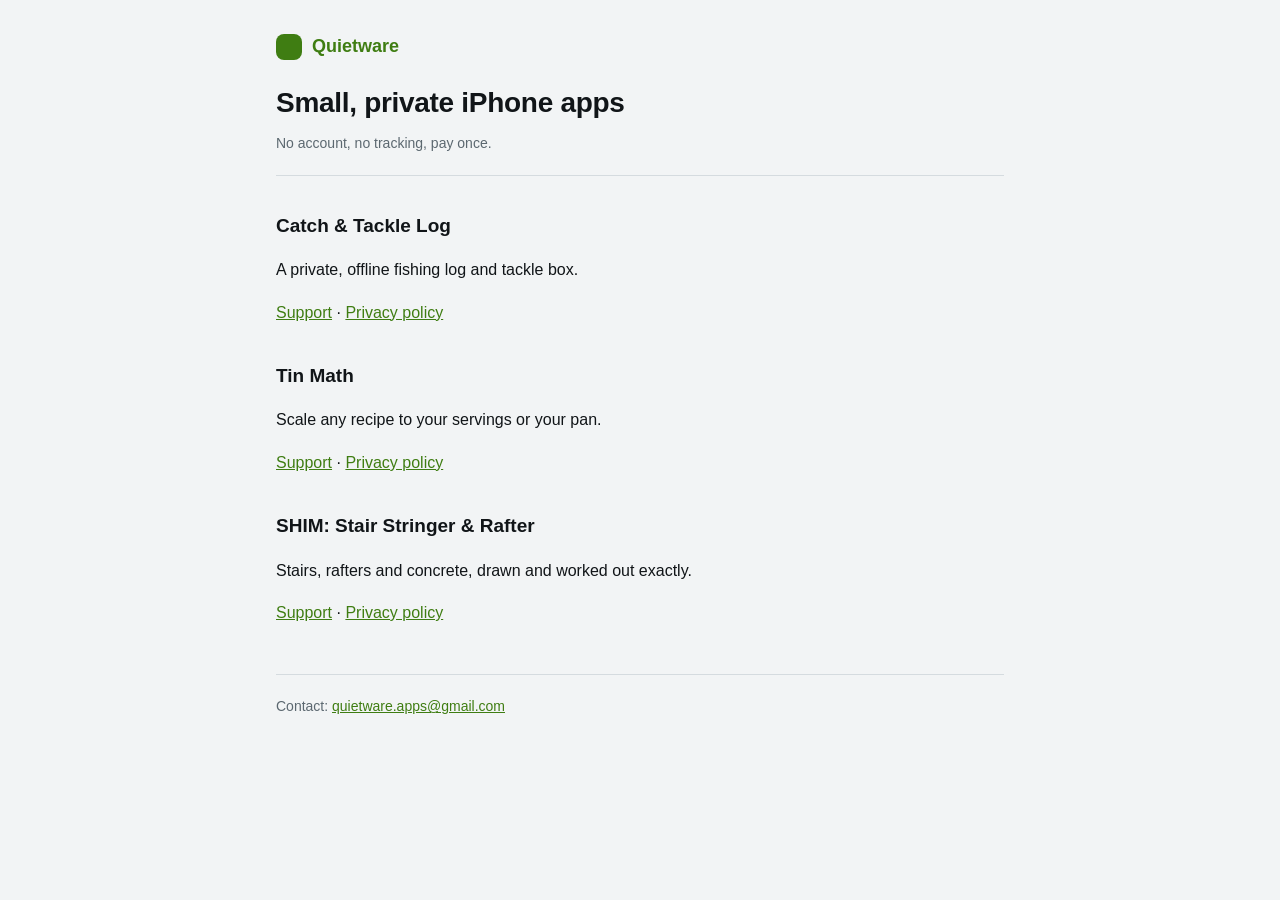
<file: index.html>
<!DOCTYPE html>
<html lang="en">
<head>
<meta charset="utf-8">
<meta name="viewport" content="width=device-width, initial-scale=1">
<title>Quietware</title>
<link rel="stylesheet" href="style.css">
</head>
<body>
<div class="wrap">
<header>
  <div class="brand"><span class="dot"></span> Quietware</div>
  <h1>Small, private iPhone apps</h1>
  <p class="meta">No account, no tracking, pay once.</p>
</header>

<h2>Catch &amp; Tackle Log</h2>
<p>A private, offline fishing log and tackle box.</p>
<p><a href="catch-tackle-log/support.html">Support</a> · <a href="catch-tackle-log/privacy.html">Privacy policy</a></p>

<h2>Tin Math</h2>
<p>Scale any recipe to your servings or your pan.</p>
<p><a href="serving-tin-math/support.html">Support</a> · <a href="serving-tin-math/privacy.html">Privacy policy</a></p>

<h2>SHIM: Stair Stringer &amp; Rafter</h2>
<p>Stairs, rafters and concrete, drawn and worked out exactly.</p>
<p><a href="shim/support.html">Support</a> · <a href="shim/privacy.html">Privacy policy</a></p>

<footer>Contact: <a href="mailto:quietware.apps@gmail.com">quietware.apps@gmail.com</a></footer>
</div>
</body>
</html>
</file>
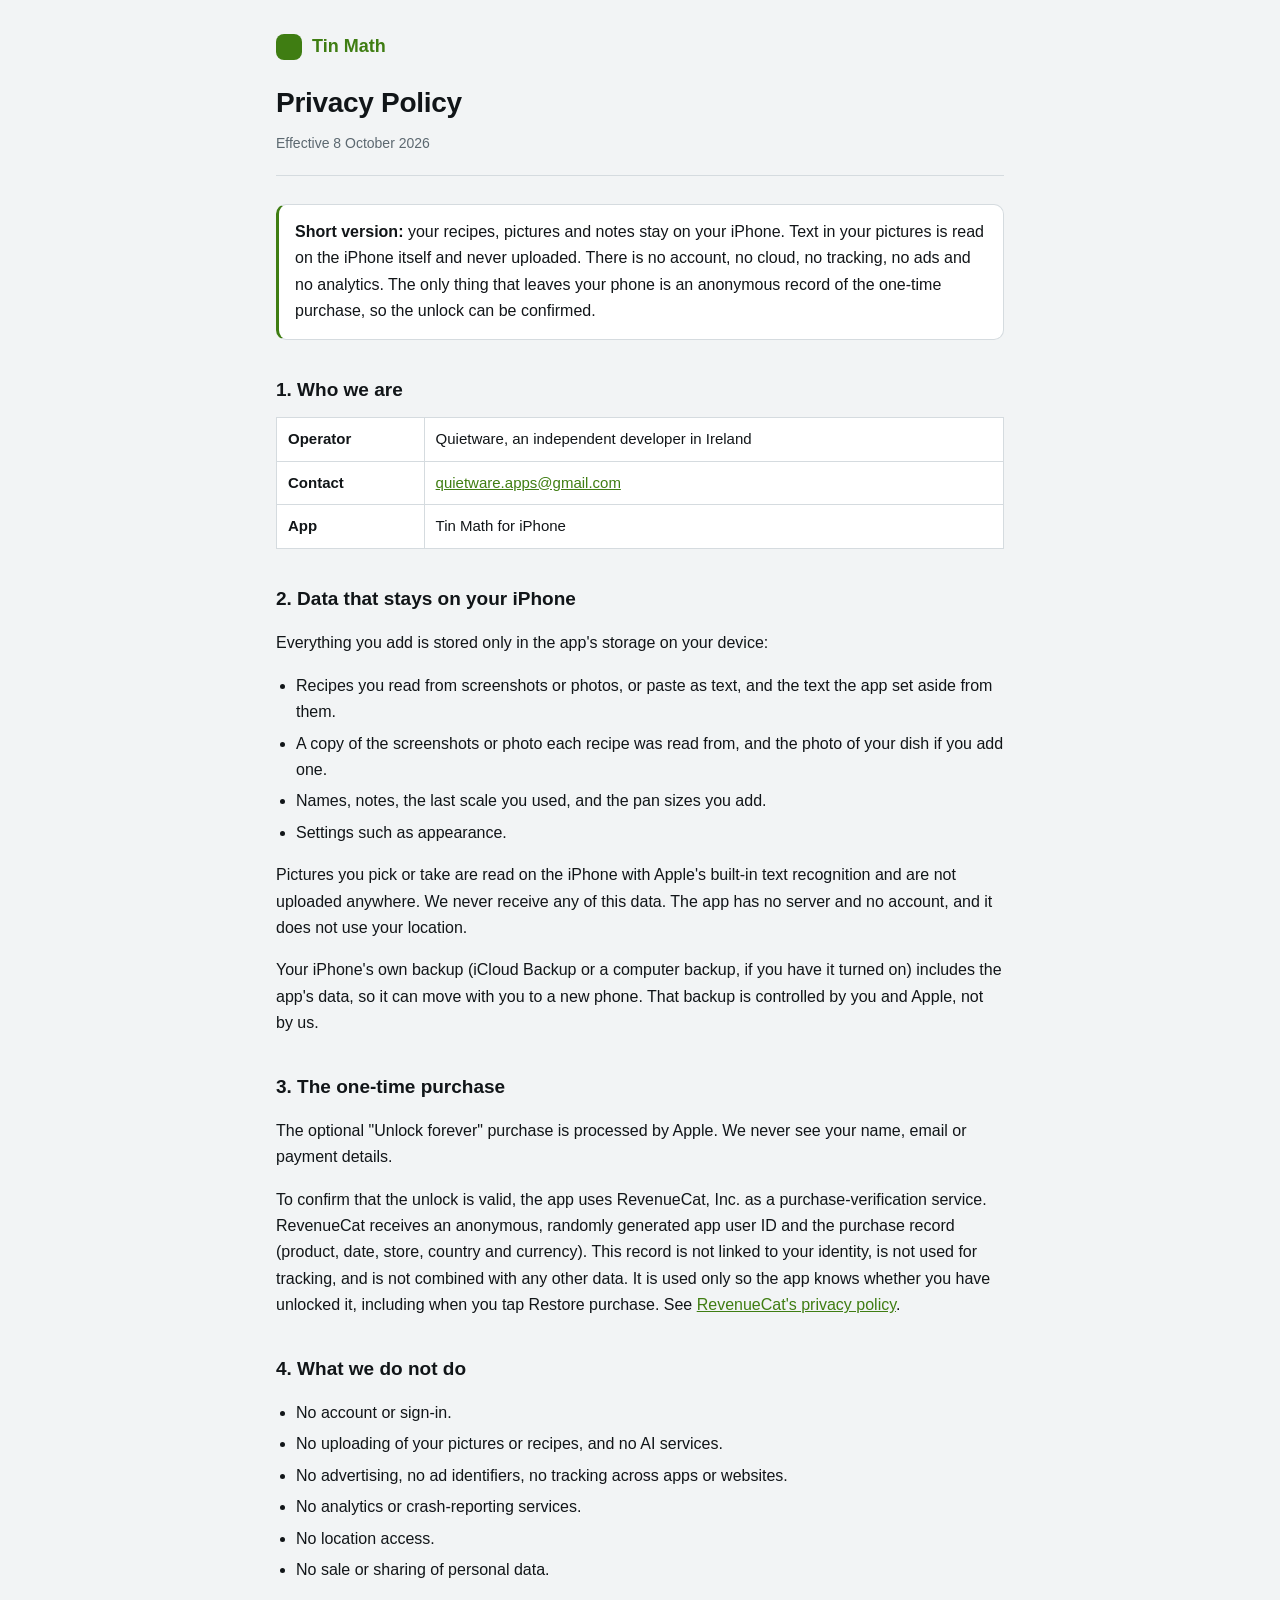
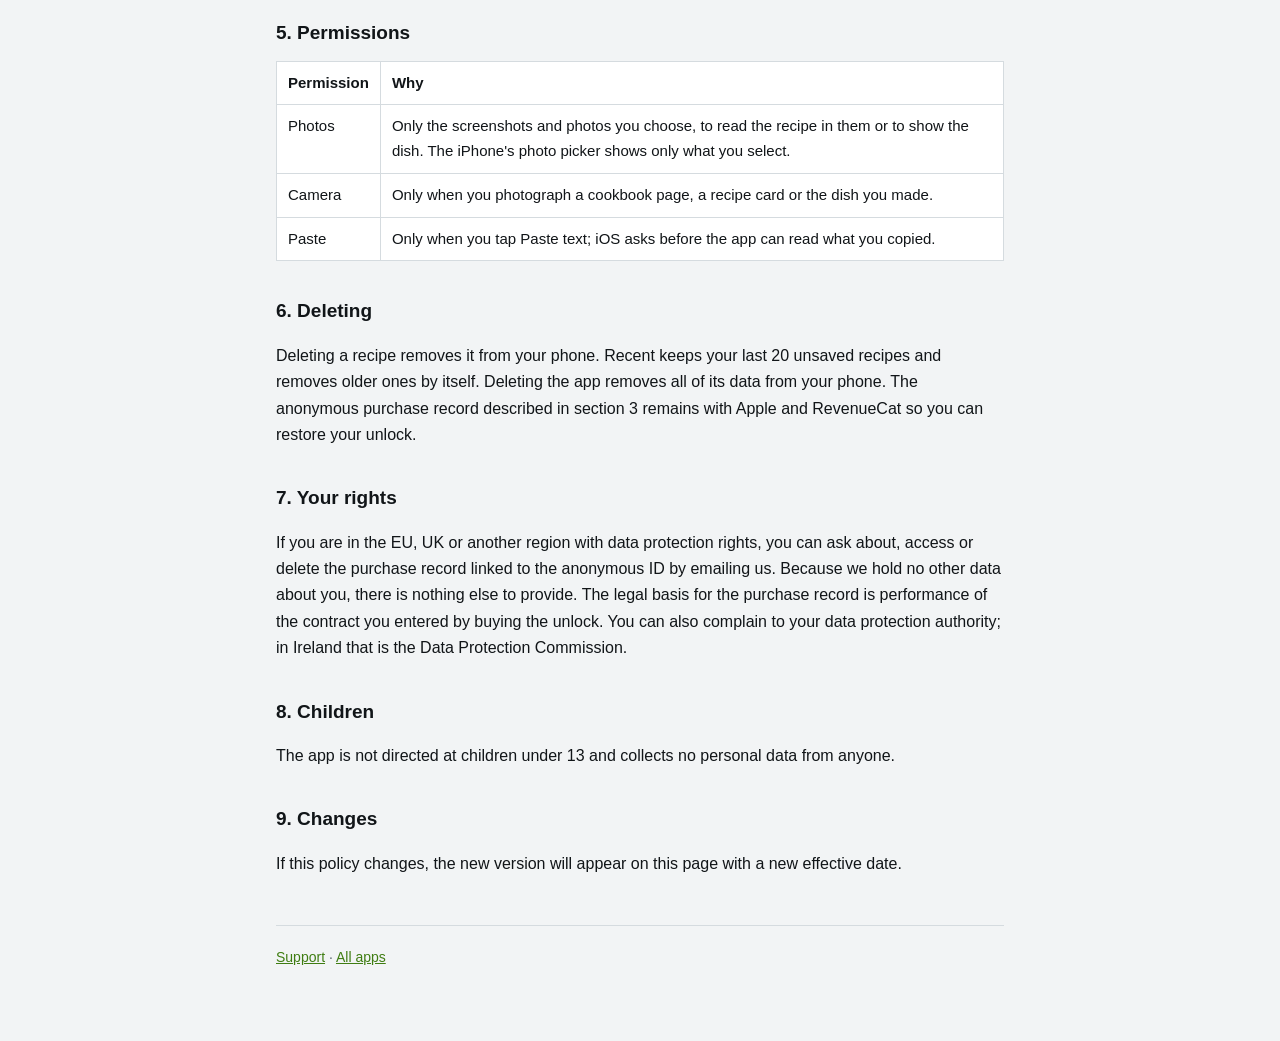
<file: privacy.html>
<!DOCTYPE html>
<html lang="en">
<head>
<meta charset="utf-8">
<meta name="viewport" content="width=device-width, initial-scale=1">
<title>Privacy Policy · Tin Math</title>
<link rel="stylesheet" href="../style.css">
</head>
<body>
<div class="wrap">

<header>
  <div class="brand"><span class="dot"></span> Tin Math</div>
  <h1>Privacy Policy</h1>
  <p class="meta">Effective 8 October 2026</p>
</header>

<div class="note">
  <strong>Short version:</strong> your recipes, pictures and notes stay on your iPhone. Text in your pictures is
  read on the iPhone itself and never uploaded. There is no account, no cloud, no tracking, no ads and no analytics.
  The only thing that leaves your phone is an anonymous record of the one-time purchase, so the unlock can be confirmed.
</div>

<h2>1. Who we are</h2>
<table>
  <tr><th>Operator</th><td>Quietware, an independent developer in Ireland</td></tr>
  <tr><th>Contact</th><td><a href="mailto:quietware.apps@gmail.com">quietware.apps@gmail.com</a></td></tr>
  <tr><th>App</th><td>Tin Math for iPhone</td></tr>
</table>

<h2>2. Data that stays on your iPhone</h2>
<p>Everything you add is stored only in the app's storage on your device:</p>
<ul>
  <li>Recipes you read from screenshots or photos, or paste as text, and the text the app set aside from them.</li>
  <li>A copy of the screenshots or photo each recipe was read from, and the photo of your dish if you add one.</li>
  <li>Names, notes, the last scale you used, and the pan sizes you add.</li>
  <li>Settings such as appearance.</li>
</ul>
<p>Pictures you pick or take are read on the iPhone with Apple's built-in text recognition and are not uploaded
anywhere. We never receive any of this data. The app has no server and no account, and it does not use your location.</p>
<p>Your iPhone's own backup (iCloud Backup or a computer backup, if you have it turned on) includes the app's
data, so it can move with you to a new phone. That backup is controlled by you and Apple, not by us.</p>

<h2>3. The one-time purchase</h2>
<p>The optional "Unlock forever" purchase is processed by Apple. We never see your name, email or payment details.</p>
<p>To confirm that the unlock is valid, the app uses RevenueCat, Inc. as a purchase-verification service. RevenueCat
receives an anonymous, randomly generated app user ID and the purchase record (product, date, store, country and
currency). This record is not linked to your identity, is not used for tracking, and is not combined with any
other data. It is used only so the app knows whether you have unlocked it, including when you tap Restore purchase.
See <a href="https://www.revenuecat.com/privacy">RevenueCat's privacy policy</a>.</p>

<h2>4. What we do not do</h2>
<ul>
  <li>No account or sign-in.</li>
  <li>No uploading of your pictures or recipes, and no AI services.</li>
  <li>No advertising, no ad identifiers, no tracking across apps or websites.</li>
  <li>No analytics or crash-reporting services.</li>
  <li>No location access.</li>
  <li>No sale or sharing of personal data.</li>
</ul>

<h2>5. Permissions</h2>
<table>
  <tr><th>Permission</th><th>Why</th></tr>
  <tr><td>Photos</td><td>Only the screenshots and photos you choose, to read the recipe in them or to show the dish. The iPhone's photo picker shows only what you select.</td></tr>
  <tr><td>Camera</td><td>Only when you photograph a cookbook page, a recipe card or the dish you made.</td></tr>
  <tr><td>Paste</td><td>Only when you tap Paste text; iOS asks before the app can read what you copied.</td></tr>
</table>

<h2>6. Deleting</h2>
<p>Deleting a recipe removes it from your phone. Recent keeps your last 20 unsaved recipes and removes older ones by itself.
Deleting the app removes all of its data from your phone. The anonymous purchase record described in section 3 remains
with Apple and RevenueCat so you can restore your unlock.</p>

<h2>7. Your rights</h2>
<p>If you are in the EU, UK or another region with data protection rights, you can ask about, access or delete the
purchase record linked to the anonymous ID by emailing us. Because we hold no other data about you, there is
nothing else to provide. The legal basis for the purchase record is performance of the contract you entered by buying the unlock.
You can also complain to your data protection authority; in Ireland that is the Data Protection Commission.</p>

<h2>8. Children</h2>
<p>The app is not directed at children under 13 and collects no personal data from anyone.</p>

<h2>9. Changes</h2>
<p>If this policy changes, the new version will appear on this page with a new effective date.</p>

<footer>
  <a href="support.html">Support</a> · <a href="../index.html">All apps</a>
</footer>
</div>
</body>
</html>
</file>
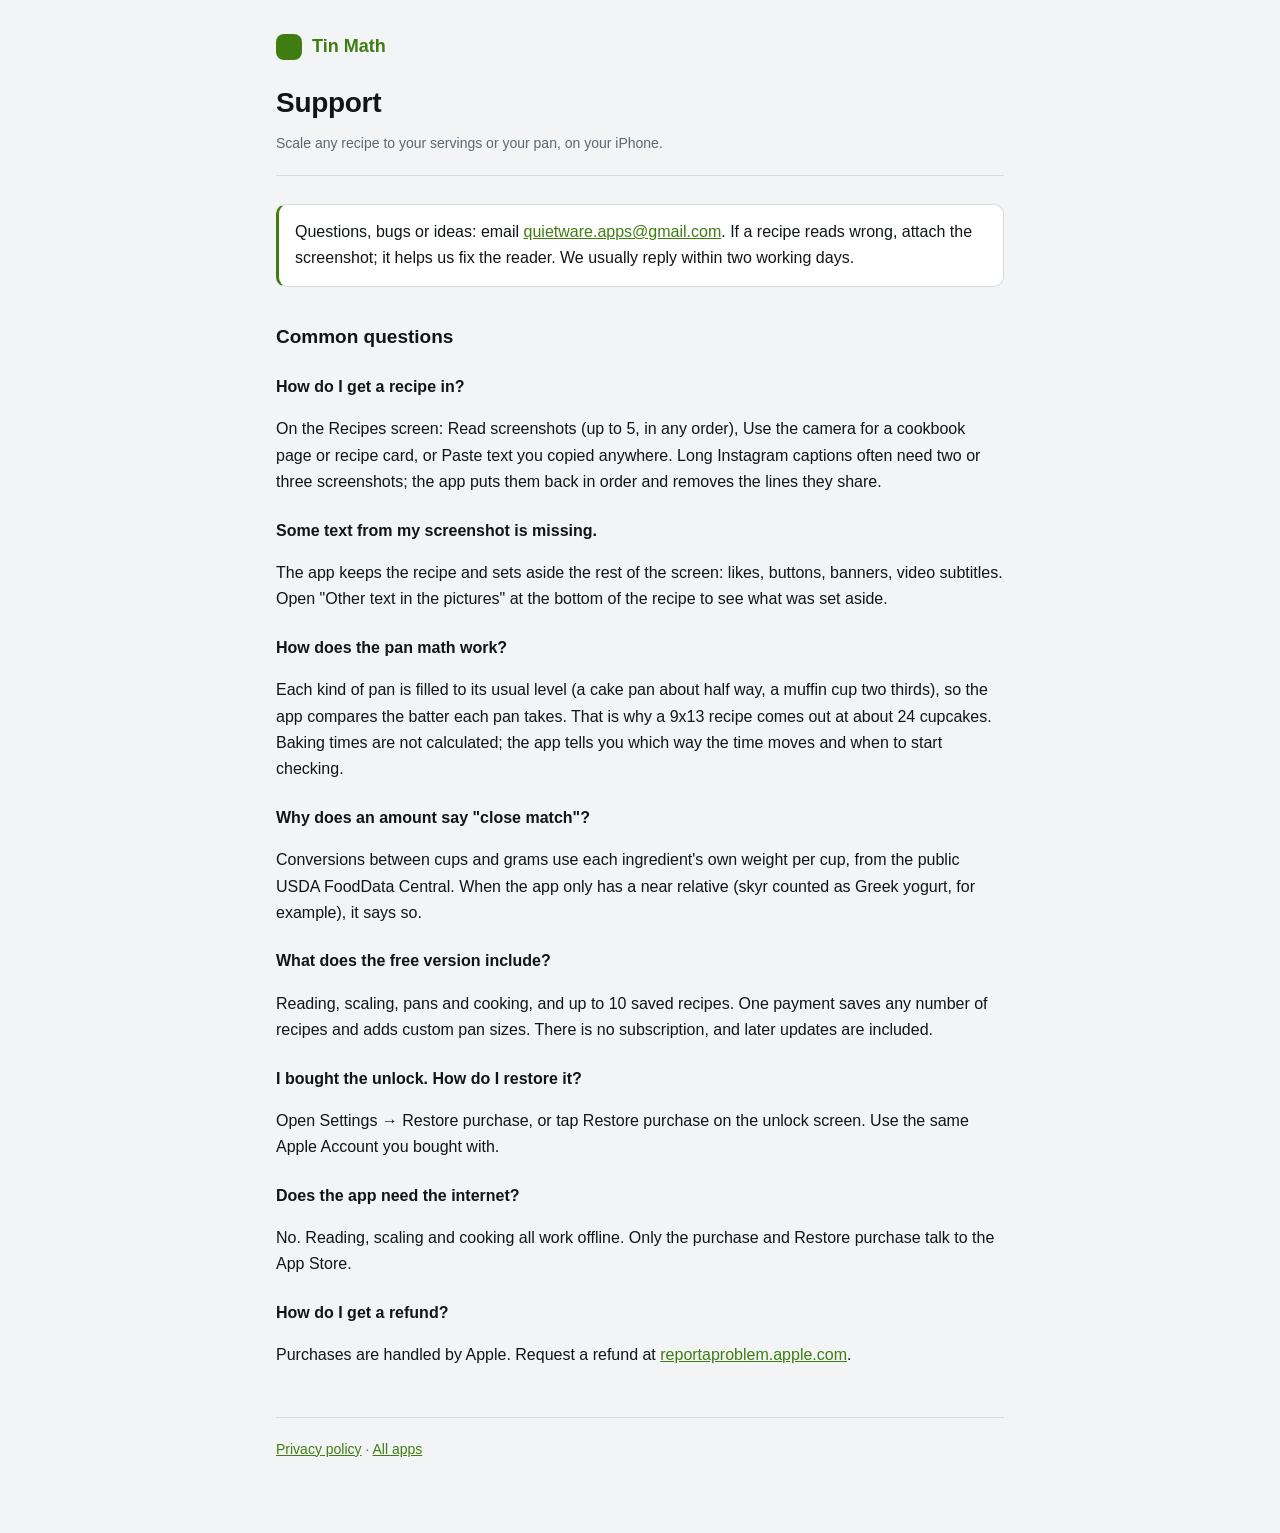
<file: support.html>
<!DOCTYPE html>
<html lang="en">
<head>
<meta charset="utf-8">
<meta name="viewport" content="width=device-width, initial-scale=1">
<title>Support · Tin Math</title>
<link rel="stylesheet" href="../style.css">
</head>
<body>
<div class="wrap">

<header>
  <div class="brand"><span class="dot"></span> Tin Math</div>
  <h1>Support</h1>
  <p class="meta">Scale any recipe to your servings or your pan, on your iPhone.</p>
</header>

<div class="note">
  Questions, bugs or ideas: email <a href="mailto:quietware.apps@gmail.com">quietware.apps@gmail.com</a>.
  If a recipe reads wrong, attach the screenshot; it helps us fix the reader. We usually reply within two working days.
</div>

<h2>Common questions</h2>

<h3>How do I get a recipe in?</h3>
<p>On the Recipes screen: Read screenshots (up to 5, in any order), Use the camera for a cookbook page or recipe card,
or Paste text you copied anywhere. Long Instagram captions often need two or three screenshots; the app puts them
back in order and removes the lines they share.</p>

<h3>Some text from my screenshot is missing.</h3>
<p>The app keeps the recipe and sets aside the rest of the screen: likes, buttons, banners, video subtitles.
Open "Other text in the pictures" at the bottom of the recipe to see what was set aside.</p>

<h3>How does the pan math work?</h3>
<p>Each kind of pan is filled to its usual level (a cake pan about half way, a muffin cup two thirds), so the app
compares the batter each pan takes. That is why a 9x13 recipe comes out at about 24 cupcakes. Baking times are not
calculated; the app tells you which way the time moves and when to start checking.</p>

<h3>Why does an amount say "close match"?</h3>
<p>Conversions between cups and grams use each ingredient's own weight per cup, from the public USDA FoodData Central.
When the app only has a near relative (skyr counted as Greek yogurt, for example), it says so.</p>

<h3>What does the free version include?</h3>
<p>Reading, scaling, pans and cooking, and up to 10 saved recipes. One payment saves any number of recipes and adds
custom pan sizes. There is no subscription, and later updates are included.</p>

<h3>I bought the unlock. How do I restore it?</h3>
<p>Open Settings → Restore purchase, or tap Restore purchase on the unlock screen. Use the same Apple Account you bought with.</p>

<h3>Does the app need the internet?</h3>
<p>No. Reading, scaling and cooking all work offline. Only the purchase and Restore purchase talk to the App Store.</p>

<h3>How do I get a refund?</h3>
<p>Purchases are handled by Apple. Request a refund at <a href="https://reportaproblem.apple.com">reportaproblem.apple.com</a>.</p>

<footer>
  <a href="privacy.html">Privacy policy</a> · <a href="../index.html">All apps</a>
</footer>
</div>
</body>
</html>
</file>
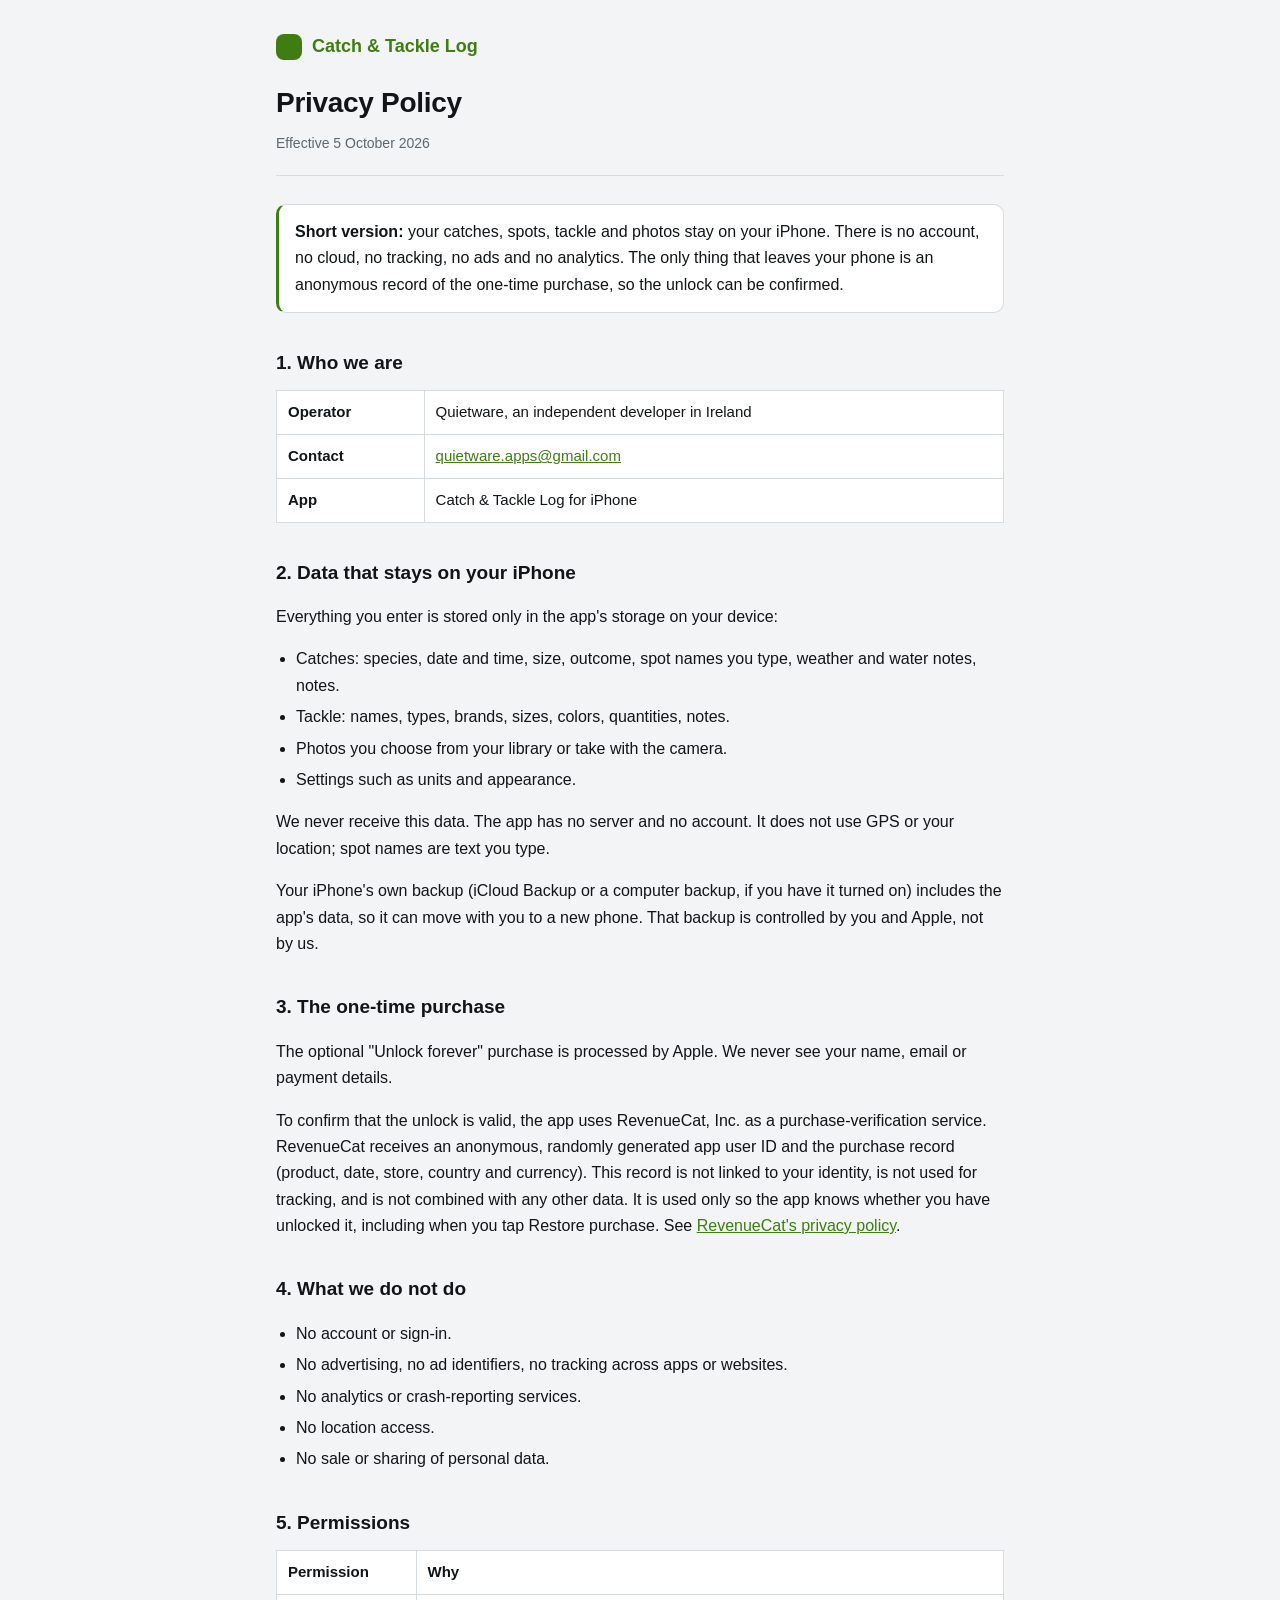
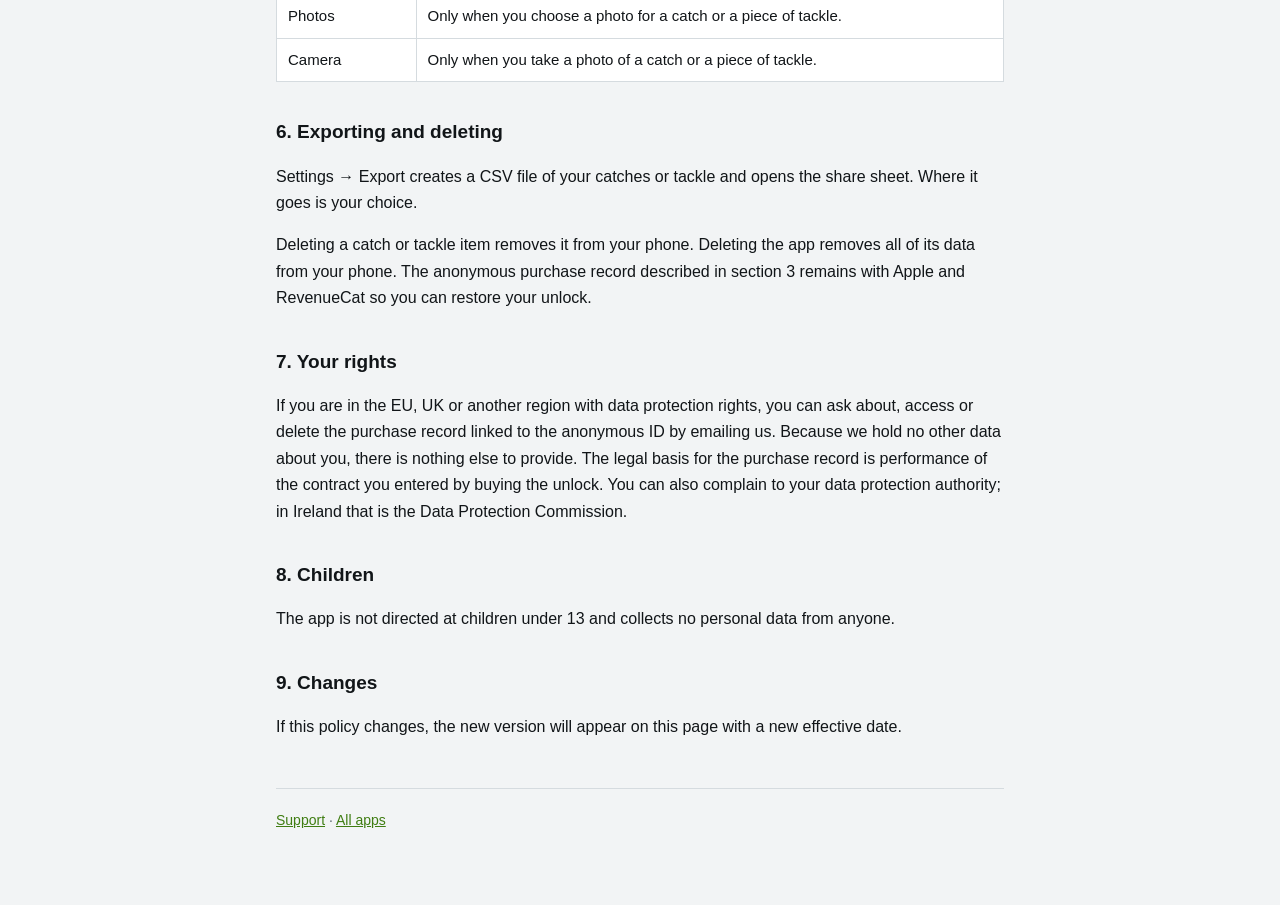
<file: catch-tackle-log/privacy.html>
<!DOCTYPE html>
<html lang="en">
<head>
<meta charset="utf-8">
<meta name="viewport" content="width=device-width, initial-scale=1">
<title>Privacy Policy · Catch &amp; Tackle Log</title>
<link rel="stylesheet" href="../style.css">
</head>
<body>
<div class="wrap">

<header>
  <div class="brand"><span class="dot"></span> Catch &amp; Tackle Log</div>
  <h1>Privacy Policy</h1>
  <p class="meta">Effective 5 October 2026</p>
</header>

<div class="note">
  <strong>Short version:</strong> your catches, spots, tackle and photos stay on your iPhone. There is no account,
  no cloud, no tracking, no ads and no analytics. The only thing that leaves your phone is an anonymous
  record of the one-time purchase, so the unlock can be confirmed.
</div>

<h2>1. Who we are</h2>
<table>
  <tr><th>Operator</th><td>Quietware, an independent developer in Ireland</td></tr>
  <tr><th>Contact</th><td><a href="mailto:quietware.apps@gmail.com">quietware.apps@gmail.com</a></td></tr>
  <tr><th>App</th><td>Catch &amp; Tackle Log for iPhone</td></tr>
</table>

<h2>2. Data that stays on your iPhone</h2>
<p>Everything you enter is stored only in the app's storage on your device:</p>
<ul>
  <li>Catches: species, date and time, size, outcome, spot names you type, weather and water notes, notes.</li>
  <li>Tackle: names, types, brands, sizes, colors, quantities, notes.</li>
  <li>Photos you choose from your library or take with the camera.</li>
  <li>Settings such as units and appearance.</li>
</ul>
<p>We never receive this data. The app has no server and no account. It does not use GPS or your location;
spot names are text you type.</p>
<p>Your iPhone's own backup (iCloud Backup or a computer backup, if you have it turned on) includes the app's
data, so it can move with you to a new phone. That backup is controlled by you and Apple, not by us.</p>

<h2>3. The one-time purchase</h2>
<p>The optional "Unlock forever" purchase is processed by Apple. We never see your name, email or payment details.</p>
<p>To confirm that the unlock is valid, the app uses RevenueCat, Inc. as a purchase-verification service. RevenueCat
receives an anonymous, randomly generated app user ID and the purchase record (product, date, store, country and
currency). This record is not linked to your identity, is not used for tracking, and is not combined with any
other data. It is used only so the app knows whether you have unlocked it, including when you tap Restore purchase.
See <a href="https://www.revenuecat.com/privacy">RevenueCat's privacy policy</a>.</p>

<h2>4. What we do not do</h2>
<ul>
  <li>No account or sign-in.</li>
  <li>No advertising, no ad identifiers, no tracking across apps or websites.</li>
  <li>No analytics or crash-reporting services.</li>
  <li>No location access.</li>
  <li>No sale or sharing of personal data.</li>
</ul>

<h2>5. Permissions</h2>
<table>
  <tr><th>Permission</th><th>Why</th></tr>
  <tr><td>Photos</td><td>Only when you choose a photo for a catch or a piece of tackle.</td></tr>
  <tr><td>Camera</td><td>Only when you take a photo of a catch or a piece of tackle.</td></tr>
</table>

<h2>6. Exporting and deleting</h2>
<p>Settings → Export creates a CSV file of your catches or tackle and opens the share sheet. Where it goes is your choice.</p>
<p>Deleting a catch or tackle item removes it from your phone. Deleting the app removes all of its data from your phone.
The anonymous purchase record described in section 3 remains with Apple and RevenueCat so you can restore your unlock.</p>

<h2>7. Your rights</h2>
<p>If you are in the EU, UK or another region with data protection rights, you can ask about, access or delete the
purchase record linked to the anonymous ID by emailing us. Because we hold no other data about you, there is
nothing else to provide. The legal basis for the purchase record is performance of the contract you entered by buying the unlock.
You can also complain to your data protection authority; in Ireland that is the Data Protection Commission.</p>

<h2>8. Children</h2>
<p>The app is not directed at children under 13 and collects no personal data from anyone.</p>

<h2>9. Changes</h2>
<p>If this policy changes, the new version will appear on this page with a new effective date.</p>

<footer>
  <a href="support.html">Support</a> · <a href="../index.html">All apps</a>
</footer>
</div>
</body>
</html>
</file>
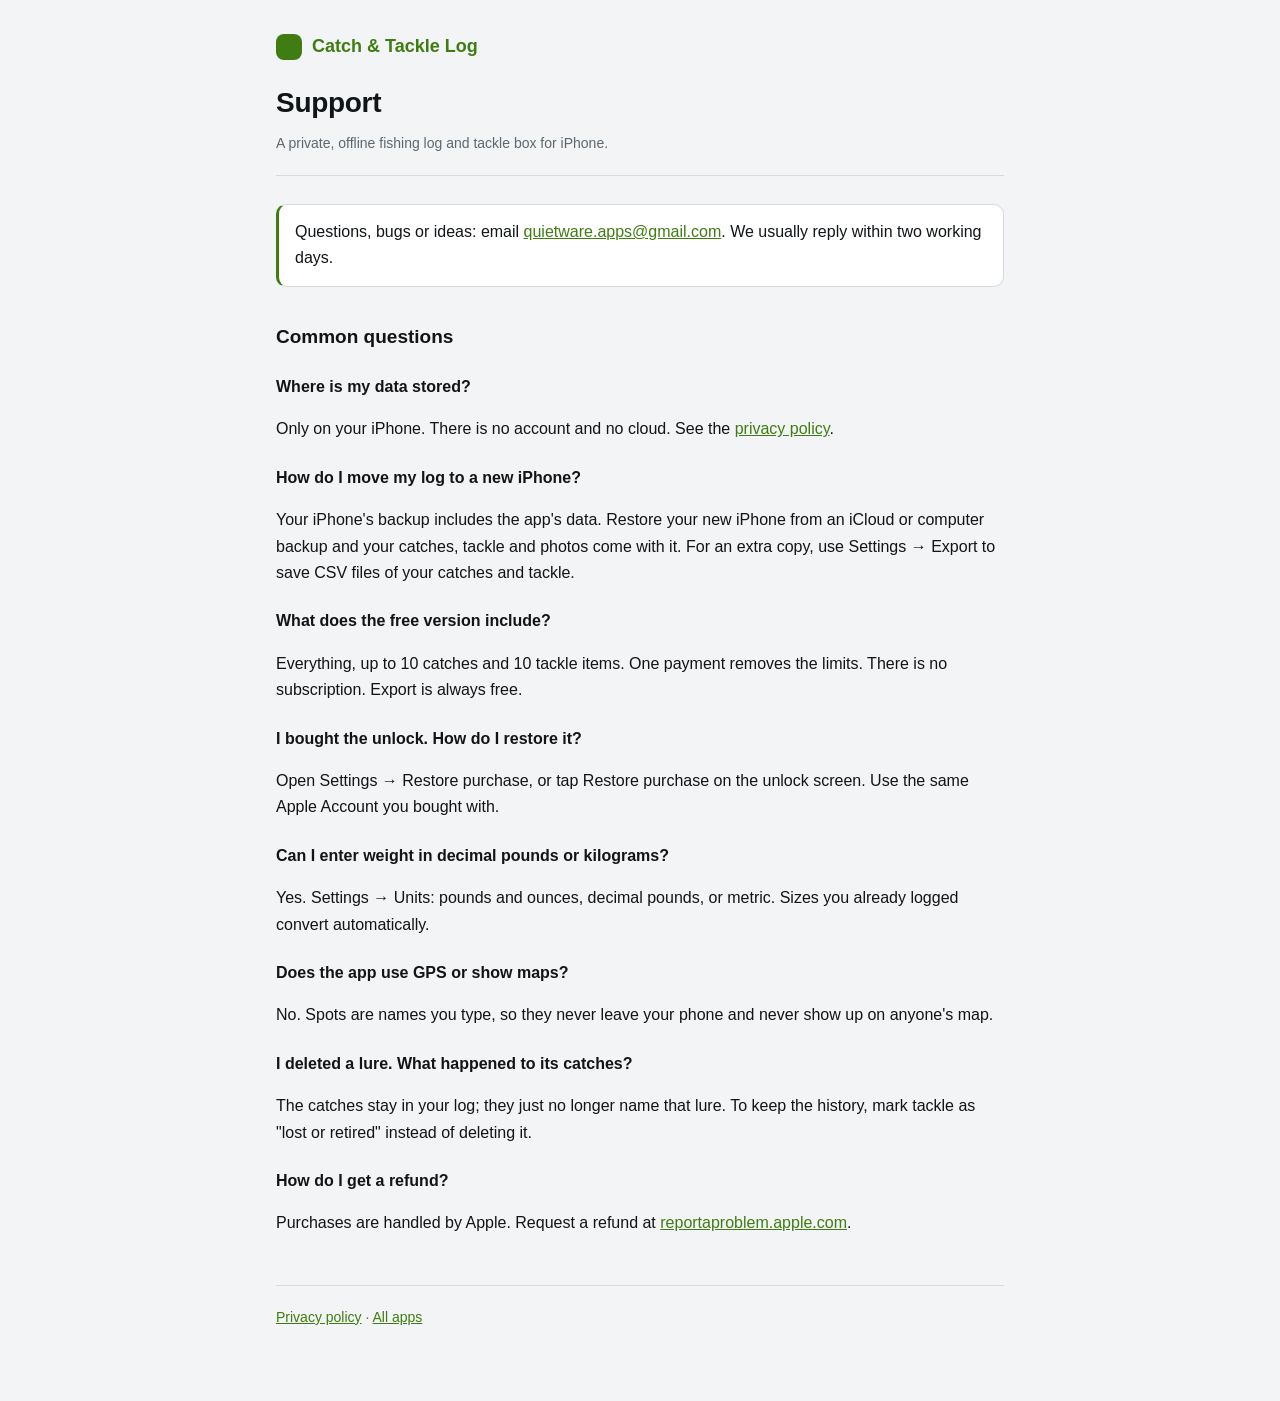
<file: catch-tackle-log/support.html>
<!DOCTYPE html>
<html lang="en">
<head>
<meta charset="utf-8">
<meta name="viewport" content="width=device-width, initial-scale=1">
<title>Support · Catch &amp; Tackle Log</title>
<link rel="stylesheet" href="../style.css">
</head>
<body>
<div class="wrap">

<header>
  <div class="brand"><span class="dot"></span> Catch &amp; Tackle Log</div>
  <h1>Support</h1>
  <p class="meta">A private, offline fishing log and tackle box for iPhone.</p>
</header>

<div class="note">
  Questions, bugs or ideas: email <a href="mailto:quietware.apps@gmail.com">quietware.apps@gmail.com</a>.
  We usually reply within two working days.
</div>

<h2>Common questions</h2>

<h3>Where is my data stored?</h3>
<p>Only on your iPhone. There is no account and no cloud. See the <a href="privacy.html">privacy policy</a>.</p>

<h3>How do I move my log to a new iPhone?</h3>
<p>Your iPhone's backup includes the app's data. Restore your new iPhone from an iCloud or computer backup and your
catches, tackle and photos come with it. For an extra copy, use Settings → Export to save CSV files of your catches and tackle.</p>

<h3>What does the free version include?</h3>
<p>Everything, up to 10 catches and 10 tackle items. One payment removes the limits. There is no subscription.
Export is always free.</p>

<h3>I bought the unlock. How do I restore it?</h3>
<p>Open Settings → Restore purchase, or tap Restore purchase on the unlock screen. Use the same Apple Account you bought with.</p>

<h3>Can I enter weight in decimal pounds or kilograms?</h3>
<p>Yes. Settings → Units: pounds and ounces, decimal pounds, or metric. Sizes you already logged convert automatically.</p>

<h3>Does the app use GPS or show maps?</h3>
<p>No. Spots are names you type, so they never leave your phone and never show up on anyone's map.</p>

<h3>I deleted a lure. What happened to its catches?</h3>
<p>The catches stay in your log; they just no longer name that lure. To keep the history, mark tackle as
"lost or retired" instead of deleting it.</p>

<h3>How do I get a refund?</h3>
<p>Purchases are handled by Apple. Request a refund at <a href="https://reportaproblem.apple.com">reportaproblem.apple.com</a>.</p>

<footer>
  <a href="privacy.html">Privacy policy</a> · <a href="../index.html">All apps</a>
</footer>
</div>
</body>
</html>
</file>
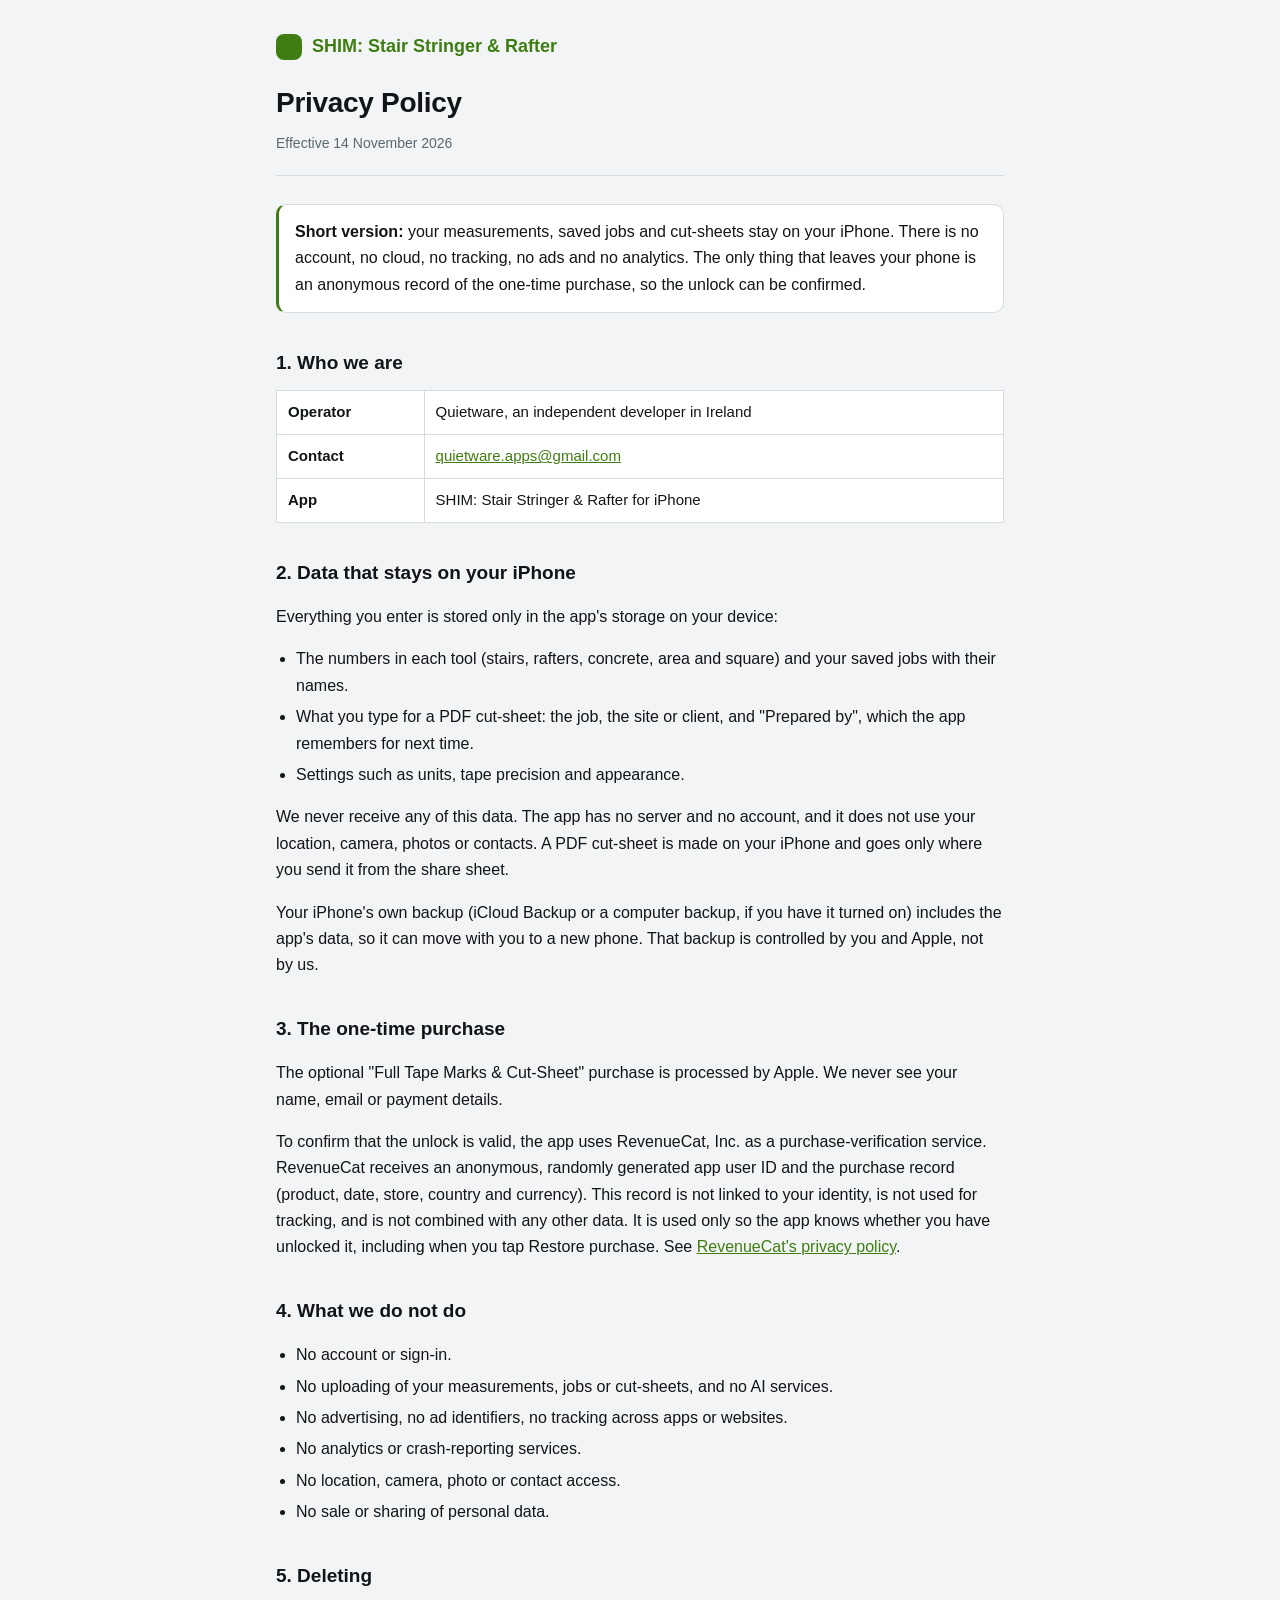
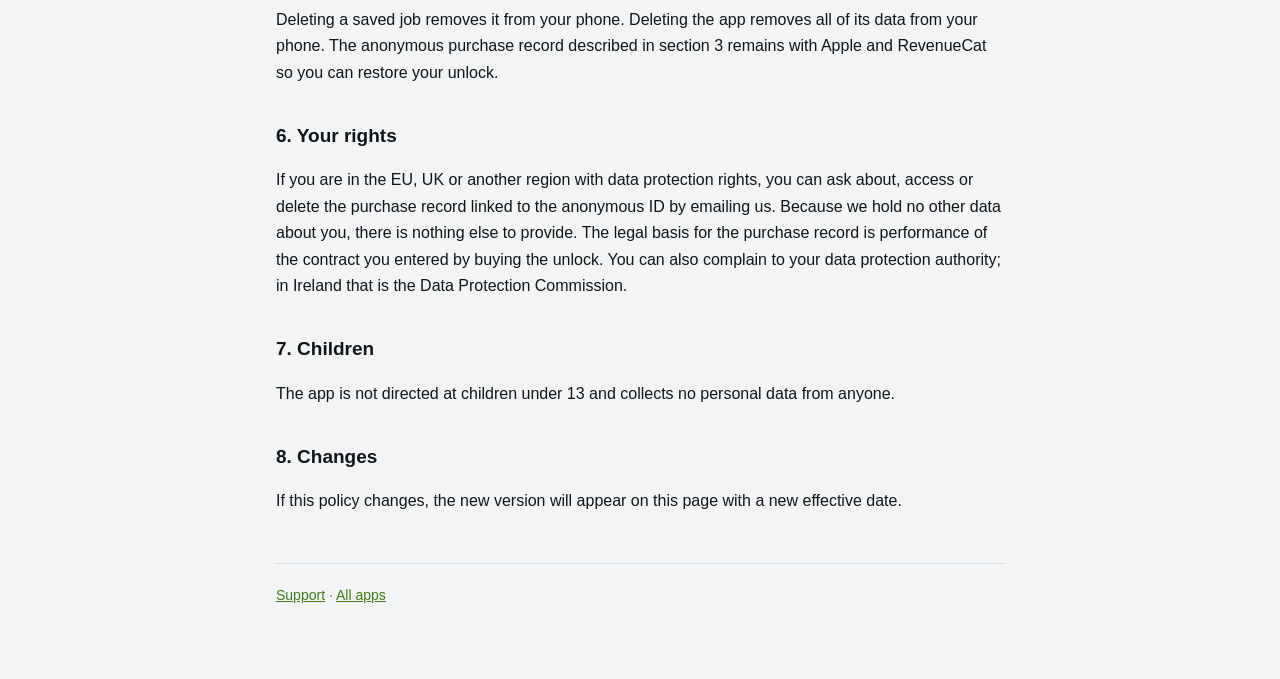
<file: shim/privacy.html>
<!DOCTYPE html>
<html lang="en">
<head>
<meta charset="utf-8">
<meta name="viewport" content="width=device-width, initial-scale=1">
<title>Privacy Policy · SHIM</title>
<link rel="stylesheet" href="../style.css">
</head>
<body>
<div class="wrap">

<header>
  <div class="brand"><span class="dot"></span> SHIM: Stair Stringer &amp; Rafter</div>
  <h1>Privacy Policy</h1>
  <p class="meta">Effective 14 November 2026</p>
</header>

<div class="note">
  <strong>Short version:</strong> your measurements, saved jobs and cut-sheets stay on your iPhone. There is no
  account, no cloud, no tracking, no ads and no analytics. The only thing that leaves your phone is an anonymous
  record of the one-time purchase, so the unlock can be confirmed.
</div>

<h2>1. Who we are</h2>
<table>
  <tr><th>Operator</th><td>Quietware, an independent developer in Ireland</td></tr>
  <tr><th>Contact</th><td><a href="mailto:quietware.apps@gmail.com">quietware.apps@gmail.com</a></td></tr>
  <tr><th>App</th><td>SHIM: Stair Stringer &amp; Rafter for iPhone</td></tr>
</table>

<h2>2. Data that stays on your iPhone</h2>
<p>Everything you enter is stored only in the app's storage on your device:</p>
<ul>
  <li>The numbers in each tool (stairs, rafters, concrete, area and square) and your saved jobs with their names.</li>
  <li>What you type for a PDF cut-sheet: the job, the site or client, and "Prepared by", which the app remembers for next time.</li>
  <li>Settings such as units, tape precision and appearance.</li>
</ul>
<p>We never receive any of this data. The app has no server and no account, and it does not use your location,
camera, photos or contacts. A PDF cut-sheet is made on your iPhone and goes only where you send it from the share sheet.</p>
<p>Your iPhone's own backup (iCloud Backup or a computer backup, if you have it turned on) includes the app's
data, so it can move with you to a new phone. That backup is controlled by you and Apple, not by us.</p>

<h2>3. The one-time purchase</h2>
<p>The optional "Full Tape Marks &amp; Cut-Sheet" purchase is processed by Apple. We never see your name, email or payment details.</p>
<p>To confirm that the unlock is valid, the app uses RevenueCat, Inc. as a purchase-verification service. RevenueCat
receives an anonymous, randomly generated app user ID and the purchase record (product, date, store, country and
currency). This record is not linked to your identity, is not used for tracking, and is not combined with any
other data. It is used only so the app knows whether you have unlocked it, including when you tap Restore purchase.
See <a href="https://www.revenuecat.com/privacy">RevenueCat's privacy policy</a>.</p>

<h2>4. What we do not do</h2>
<ul>
  <li>No account or sign-in.</li>
  <li>No uploading of your measurements, jobs or cut-sheets, and no AI services.</li>
  <li>No advertising, no ad identifiers, no tracking across apps or websites.</li>
  <li>No analytics or crash-reporting services.</li>
  <li>No location, camera, photo or contact access.</li>
  <li>No sale or sharing of personal data.</li>
</ul>

<h2>5. Deleting</h2>
<p>Deleting a saved job removes it from your phone. Deleting the app removes all of its data from your phone. The
anonymous purchase record described in section 3 remains with Apple and RevenueCat so you can restore your unlock.</p>

<h2>6. Your rights</h2>
<p>If you are in the EU, UK or another region with data protection rights, you can ask about, access or delete the
purchase record linked to the anonymous ID by emailing us. Because we hold no other data about you, there is
nothing else to provide. The legal basis for the purchase record is performance of the contract you entered by buying the unlock.
You can also complain to your data protection authority; in Ireland that is the Data Protection Commission.</p>

<h2>7. Children</h2>
<p>The app is not directed at children under 13 and collects no personal data from anyone.</p>

<h2>8. Changes</h2>
<p>If this policy changes, the new version will appear on this page with a new effective date.</p>

<footer>
  <a href="support.html">Support</a> · <a href="../index.html">All apps</a>
</footer>
</div>
</body>
</html>
</file>
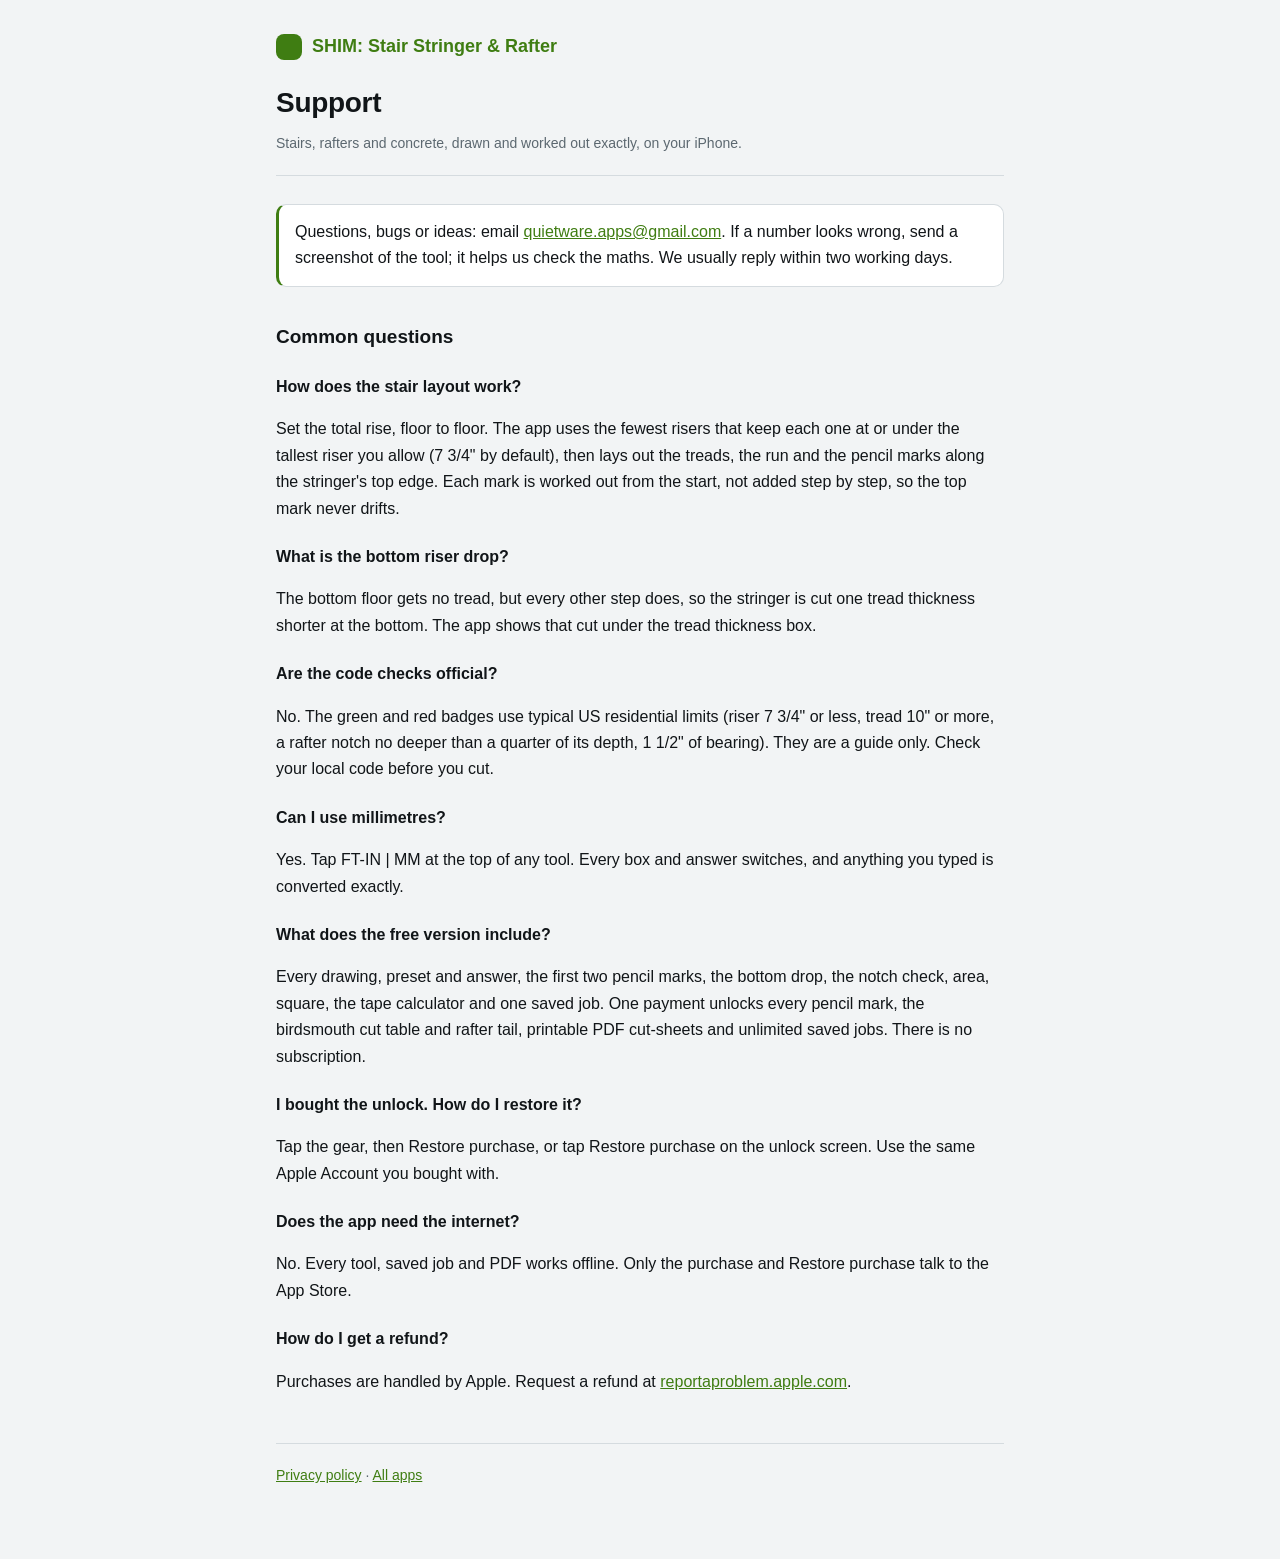
<file: shim/support.html>
<!DOCTYPE html>
<html lang="en">
<head>
<meta charset="utf-8">
<meta name="viewport" content="width=device-width, initial-scale=1">
<title>Support · SHIM</title>
<link rel="stylesheet" href="../style.css">
</head>
<body>
<div class="wrap">

<header>
  <div class="brand"><span class="dot"></span> SHIM: Stair Stringer &amp; Rafter</div>
  <h1>Support</h1>
  <p class="meta">Stairs, rafters and concrete, drawn and worked out exactly, on your iPhone.</p>
</header>

<div class="note">
  Questions, bugs or ideas: email <a href="mailto:quietware.apps@gmail.com">quietware.apps@gmail.com</a>.
  If a number looks wrong, send a screenshot of the tool; it helps us check the maths. We usually reply within two working days.
</div>

<h2>Common questions</h2>

<h3>How does the stair layout work?</h3>
<p>Set the total rise, floor to floor. The app uses the fewest risers that keep each one at or under the tallest
riser you allow (7 3/4" by default), then lays out the treads, the run and the pencil marks along the stringer's top
edge. Each mark is worked out from the start, not added step by step, so the top mark never drifts.</p>

<h3>What is the bottom riser drop?</h3>
<p>The bottom floor gets no tread, but every other step does, so the stringer is cut one tread thickness shorter at
the bottom. The app shows that cut under the tread thickness box.</p>

<h3>Are the code checks official?</h3>
<p>No. The green and red badges use typical US residential limits (riser 7 3/4" or less, tread 10" or more, a
rafter notch no deeper than a quarter of its depth, 1 1/2" of bearing). They are a guide only. Check your local code before you cut.</p>

<h3>Can I use millimetres?</h3>
<p>Yes. Tap FT-IN | MM at the top of any tool. Every box and answer switches, and anything you typed is converted exactly.</p>

<h3>What does the free version include?</h3>
<p>Every drawing, preset and answer, the first two pencil marks, the bottom drop, the notch check, area, square,
the tape calculator and one saved job. One payment unlocks every pencil mark, the birdsmouth cut table and rafter
tail, printable PDF cut-sheets and unlimited saved jobs. There is no subscription.</p>

<h3>I bought the unlock. How do I restore it?</h3>
<p>Tap the gear, then Restore purchase, or tap Restore purchase on the unlock screen. Use the same Apple Account you bought with.</p>

<h3>Does the app need the internet?</h3>
<p>No. Every tool, saved job and PDF works offline. Only the purchase and Restore purchase talk to the App Store.</p>

<h3>How do I get a refund?</h3>
<p>Purchases are handled by Apple. Request a refund at <a href="https://reportaproblem.apple.com">reportaproblem.apple.com</a>.</p>

<footer>
  <a href="privacy.html">Privacy policy</a> · <a href="../index.html">All apps</a>
</footer>
</div>
</body>
</html>
</file>
<file: style.css>
:root { --ink:#E8ECEF; --muted:#8A969E; --accent:#B7F24A; --line:#2A3238; --bg:#111518; --card:#1B2126; }
@media (prefers-color-scheme: light) {
  :root { --ink:#111518; --muted:#5C6870; --accent:#3F7D12; --line:#D5DBDF; --bg:#F2F4F5; --card:#FFFFFF; }
}
* { box-sizing:border-box; }
body { margin:0; background:var(--bg); color:var(--ink);
       font:16px/1.65 -apple-system,BlinkMacSystemFont,"Segoe UI",Roboto,Helvetica,Arial,sans-serif; }
.wrap { max-width:760px; margin:0 auto; padding:32px 16px 72px; }
header { border-bottom:1px solid var(--line); padding-bottom:20px; margin-bottom:28px; }
.brand { display:flex; align-items:center; gap:10px; font-weight:700; color:var(--accent); font-size:18px; }
.dot { width:26px; height:26px; border-radius:8px; background:var(--accent); display:inline-block; }
h1 { font-size:28px; margin:18px 0 6px; letter-spacing:-.3px; }
h2 { font-size:19px; margin:34px 0 8px; }
h3 { font-size:16px; margin:22px 0 6px; }
.meta { color:var(--muted); font-size:14px; margin:0; }
ul { padding-left:20px; }
li { margin:5px 0; }
a { color:var(--accent); }
.note { background:var(--card); border:1px solid var(--line); border-left:3px solid var(--accent);
        border-radius:10px; padding:14px 16px; margin:22px 0; }
table { border-collapse:collapse; width:100%; margin:12px 0; font-size:15px; background:var(--card); }
th, td { border:1px solid var(--line); padding:9px 11px; text-align:left; vertical-align:top; }
th { font-weight:600; }
footer { margin-top:48px; padding-top:20px; border-top:1px solid var(--line); color:var(--muted); font-size:14px; }
</file>
